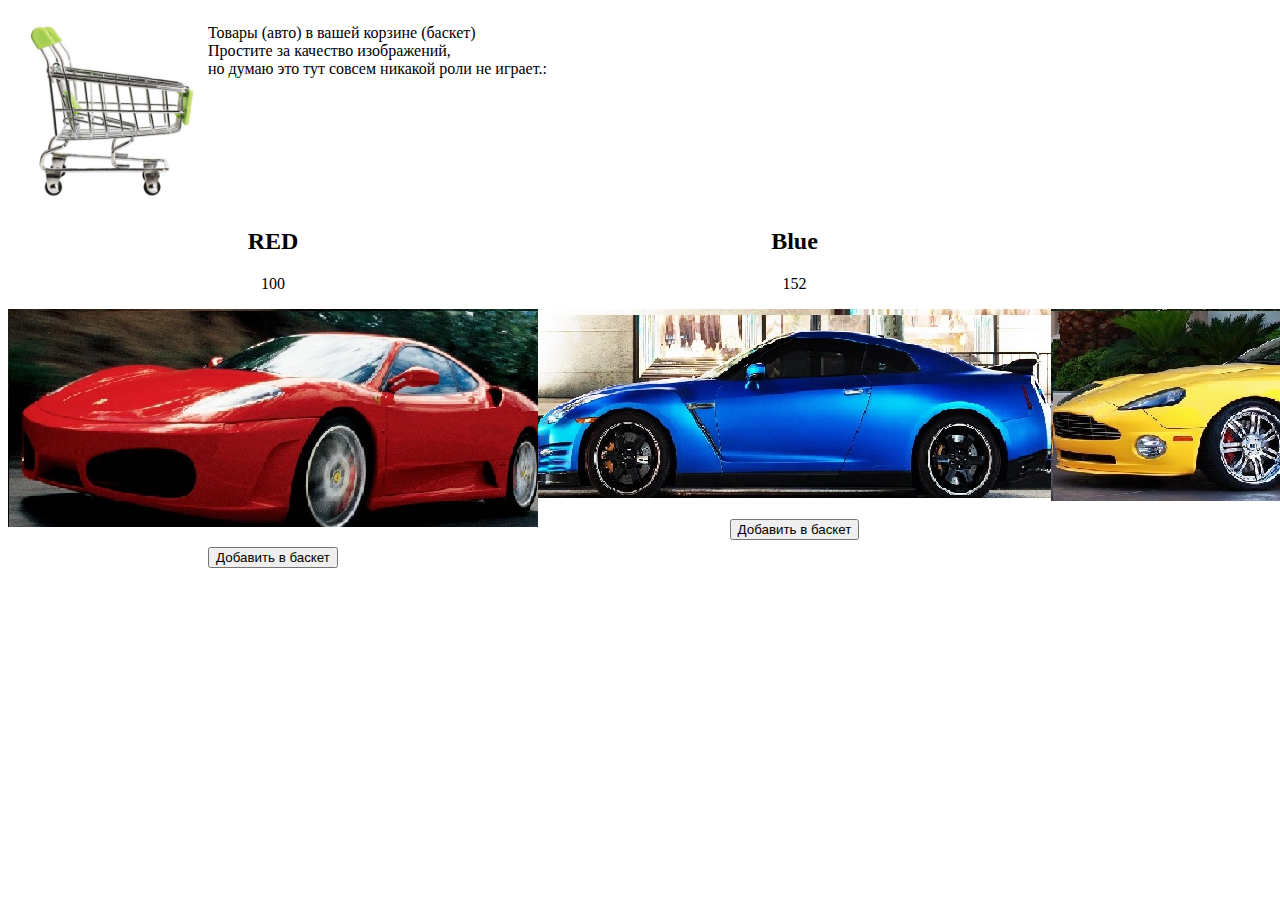
<file: Задание 6-2/index.html>
<!DOCTYPE html>
<html lang="en">

<head>
    <meta charset="UTF-8">
    <meta name="viewport" content="width=device-width, initial-scale=1.0">
    <meta http-equiv="X-UA-Compatible" content="ie=edge">
    <title>Task 6-2</title>
    <link rel="stylesheet" href="style/style.css">
</head>

<body>
    <div class="container">

        <div id="basket">
            <img src="img\basket.jpg">

            <p>Товары (авто) в вашей корзине (баскет)<br>Простите за качество изображений,<br> но думаю это тут совсем никакой роли не играет.:</p>
            
            <ol id="spis">
               
            </ol>
        </div>

        <div class="small">
            <div id="red">
                <h2> RED </h2>
                <p> 100 </p>
                <img src="img\small\red.jpg" alt="red">
                <button onclick="f(this.parentElement.id)">Добавить в баскет</button>
            </div>
            <div id="blue">
                <h2> Blue </h2>
                <p> 152 </p>
                <img src="img\small\blue.jpg" alt="blue" onclick="f(this.id)">
                <button onclick="f(this.parentElement.id)">Добавить в баскет</button>
            </div>
            <div id="yellow">
                <h2>Yellow</h2>
                <p> 125 </p>
                <img src="img\small\yellow.jpg" alt="yellow" onclick="f(this.id)">
                <button onclick="f(this.parentElement.id)">Добавить в баскет</button>
            </div>
        </div>


    </div>
    <script src="script.js"></script>

</body>

</html>
</file>
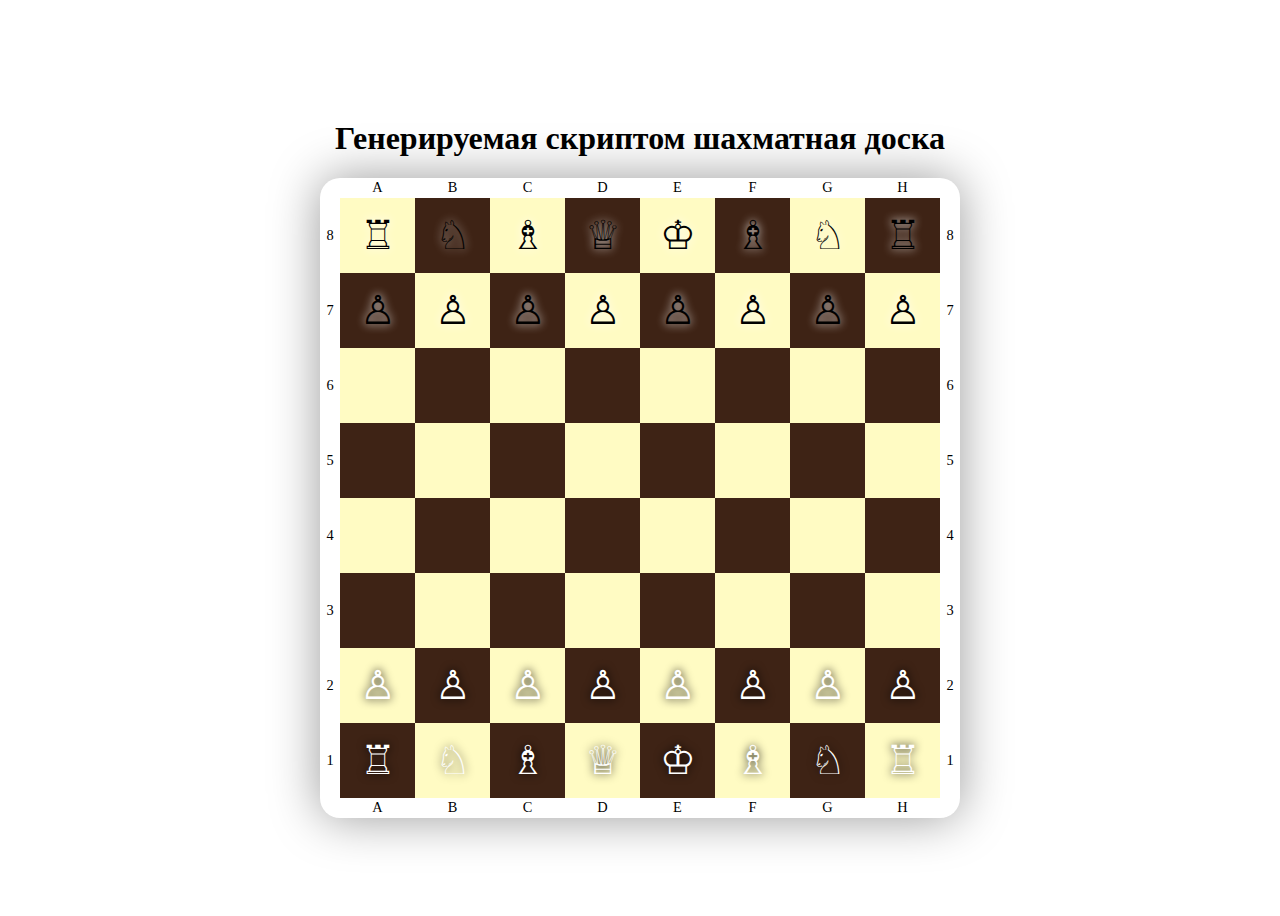
<file: js_lesson-5.html>
<!DOCTYPE html>
<html lang="en">
<head>
    <meta charset="UTF-8">
    <title>Лекция 5</title>

    <style>

        body{
            display: grid;
            grid-template-columns: 1fr;
            grid-template-rows: 100vh;
        }
        h1, p{
            text-align: center;
        }

        .container{
            align-self: center;
            justify-self: center;
        }

        .deckWrapper{
            width: 640px;
            height: 640px;
            background: #fff;
            box-shadow: rgba(0,0,0,0.4) 0 0 50px;
            border-radius: 20px;
            display: grid;
            grid-template-columns: 20px repeat(8, 1fr) 20px;
            grid-template-rows: 20px repeat(8, 1fr) 20px;
        }
        .deckWrapper__cell{
            font-size: 0.5em;
            display: grid;
        }
        .deckWrapper__cell_black{
            padding: 5px;
            background: #3e2315;
            color: #fff;
        }
        .deckWrapper__cell_white{
            padding: 5px;
            background: #fffbc3;
            color: #fff;
        }
        .deckWrapper__figure{
            font-size: 30pt;
            justify-self: center;
            align-self: center;
            text-shadow: #000 0 0 10px;
        }
        .deckWrapper__figure_black{
            font-size: 30pt;
            justify-self: center;
            align-self: center;
            color: #000;
            text-shadow: #fff 0 0 10px;
        }
        .deckWrapper__cell_index{
            justify-self: center;
            align-self: center;
            font-size: 0.9em;
        }

    </style>
</head>
<body>

<script>


    // Создали заголовок и параграф (ну и контейнер для шахматной доски)

    var container = document.createElement("div");
    container.className = "container";
    container.id = "container";
    container.innerHTML = "<h1>Генерируемая скриптом шахматная доска</h1>";

    document.body.appendChild(container); // выводим контейнер

    var deckWrapper = document.createElement("div");
    deckWrapper.className = "deckWrapper";
    deckWrapper.id = "deckWrapper";
    deckWrapper.innerHTML = "";
    container.appendChild(deckWrapper); // добавляем деку к контейнеру

    var i,j, deckWrapper__cell,letterName;
    for (i = 9; i >= 0; i--) { // стартуем цикл для строк (10 строк, 8 для клеток + 2 для надписей)

        for (j=0; j < 10; j++) { // стартуем цикл для ячеек (10 ячеек в каждой строке)

            deckWrapper__cell = document.createElement("div");
            deckWrapper__cell.className = "deckWrapper__cell";
            deckWrapper__cell.id = "" + i + j; // присваиваем индекс каждой созданной ячейке

            // deckWrapper__Cell.innerHTML = i + " " + j; // подписываем индекс к каждой ячейке

            if (j === 0 || j === 9 || i === 9 || i === 0) { // если мы НА полях, ТО

                // индексы клеток на полях не проставляем
                // но нужн проставить названия строк и столбцов

                if ((j === 0 || j === 9) && (i !== 0 && i !== 9)) {
                    deckWrapper__cell.className += " deckWrapper__cell_index";
                    deckWrapper__cell.innerHTML = " "+ i ;
                }
                else if ((i === 0 || i === 9) && (j !== 0 && j !== 9)) {

                    switch(j) {
                        case 1: letterName = "A";
                            break;
                        case 2: letterName = "B";
                            break;
                        case 3: letterName = "C";
                            break;
                        case 4: letterName = "D";
                            break;
                        case 5: letterName = "E";
                            break;
                        case 6: letterName = "F";
                            break;
                        case 7: letterName = "G";
                            break;
                        case 8: letterName = "H";
                            break;
                    }

                    deckWrapper__cell.className += " deckWrapper__cell_index";
                    deckWrapper__cell.innerHTML = " "+ letterName ; // подписываем имена в поля A, B, C, D, E, F

                }

            }
            else { // работаем по ячейкам




                if ((i+j)%2 === 0) { // определяем черные и белые ячейки
                    deckWrapper__cell.className += " deckWrapper__cell_black";
                }
                else {
                    deckWrapper__cell.className += " deckWrapper__cell_white";
                }

                // только для индексирования элементов, где i - название строки (номер), а j - название столбца (буква)
                // deckWrapper__cell.innerHTML = "i: " + i + ", j: " + j; // подписываем индекс к каждой ячейке


                if (i === 2) {
                    deckWrapper__cell.innerHTML = "<div class='deckWrapper__figure'>&#9817;</div>";
                }
                else if (i === 1) {
                    if (j === 1 || j === 8) {
                        deckWrapper__cell.innerHTML = "<div class='deckWrapper__figure'>&#9814;</div>";
                    }
                    else if (j === 2 || j === 7) {
                        deckWrapper__cell.innerHTML = "<div class='deckWrapper__figure'>&#9816;</div>";
                    }
                    else if (j === 3 || j === 6) {
                        deckWrapper__cell.innerHTML = "<div class='deckWrapper__figure'>&#9815;</div>";
                    }
                    else if (j === 4) {
                        deckWrapper__cell.innerHTML = "<div class='deckWrapper__figure'>&#9813;</div>";
                    }
                    else {
                        deckWrapper__cell.innerHTML = "<div class='deckWrapper__figure'>&#9812;</div>";
                    }
                }

                else if (i === 7) {
                    deckWrapper__cell.innerHTML = "<div class='deckWrapper__figure_black'>&#9817;</div>";
                }
                else if (i === 8) {
                    if (j === 1 || j === 8) {
                        deckWrapper__cell.innerHTML = "<div class='deckWrapper__figure_black'>&#9814;</div>";
                    }
                    else if (j === 2 || j === 7) {
                        deckWrapper__cell.innerHTML = "<div class='deckWrapper__figure_black'>&#9816;</div>";
                    }
                    else if (j === 3 || j === 6) {
                        deckWrapper__cell.innerHTML = "<div class='deckWrapper__figure_black'>&#9815;</div>";
                    }
                    else if (j === 4) {
                        deckWrapper__cell.innerHTML = "<div class='deckWrapper__figure_black'>&#9813;</div>";
                    }
                    else {
                        deckWrapper__cell.innerHTML = "<div class='deckWrapper__figure_black'>&#9812;</div>";
                    }
                }

            }

            deckWrapper.appendChild(deckWrapper__cell);
        }

    }
</script>



</body>
</html>
</file>
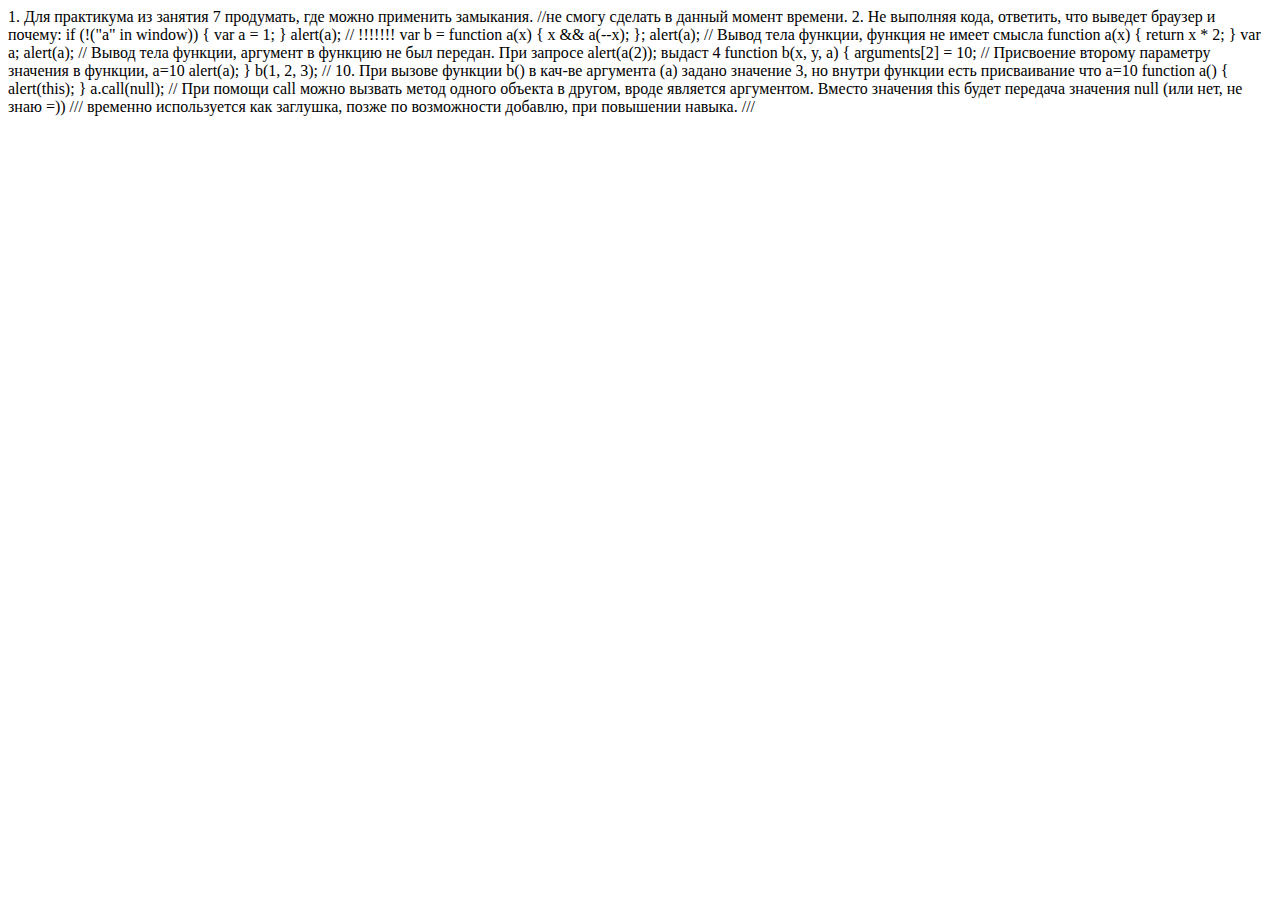
<file: lesson-8.html>
<!DOCTYPE html>
<html lang="en">
<head>
    <meta charset="UTF-8">
    <meta http-equiv="X-UA-Compatible" content="IE=edge">
    <meta name="viewport" content="width=device-width, initial-scale=1.0">
    <title>Document</title>
</head>
<body>
    1. Для практикума из занятия 7 продумать, где можно применить замыкания.  //не смогу сделать в данный момент времени.

    2. Не выполняя кода, ответить, что выведет браузер и почему:

    if (!("a" in window)) {
        var a = 1;
    }
    alert(a); // !!!!!!!

    var b = function a(x) {
        x && a(--x);
    };
    alert(a); // Вывод тела функции, функция не имеет смысла

    function a(x) {
        return x * 2;
    }
    var a;
    alert(a); // Вывод тела функции, аргумент в функцию не был передан. При запросе alert(a(2)); выдаст 4

    function b(x, y, a) {
        arguments[2] = 10; // Присвоение второму параметру значения в функции, a=10
        alert(a);
    }
    b(1, 2, 3); // 10. При вызове функции b() в кач-ве аргумента (a) задано значение 3, но внутри функции есть присваивание что a=10

    function a() {
        alert(this);
    }
    a.call(null); // При помощи call можно вызвать метод одного объекта в другом, вроде является аргументом. Вместо значения this будет передача значения null (или нет, не знаю =))

    /// временно используется как заглушка, позже по возможности добавлю, при повышении навыка. ///
</body>
</html>
</file>
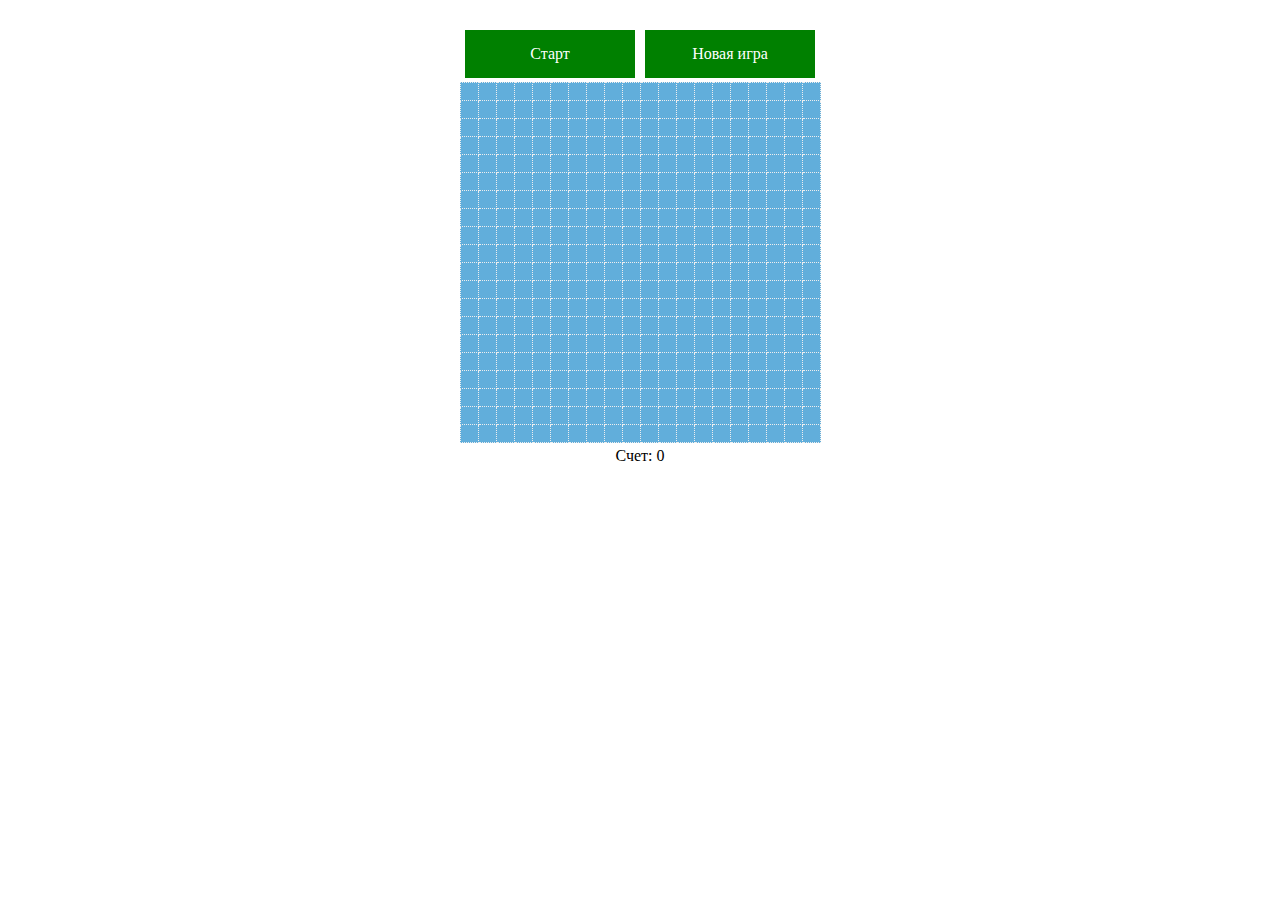
<file: Snake_VT.html>
<!DOCTYPE html>
<html lang="en">
<head> 
    <meta charset="UTF-8">
    <title>Snake</title>
    <link rel="stylesheet" href="Snake_VT.css">
    <script src="Snake_VT.js" defer></script>
</head>
<body>
<div class="wrap"> 
    <div class="buttons">
        <div class="snake-start">Старт</div>
        <div class="snake-renew">Новая игра</div>
    </div>
    <div id="snake-field"></div>
    <div class="score">
        <span class="score-text">Счет: </span><span class="score-point"></span>
    </div>
</div>
</body>
</html>
</file>
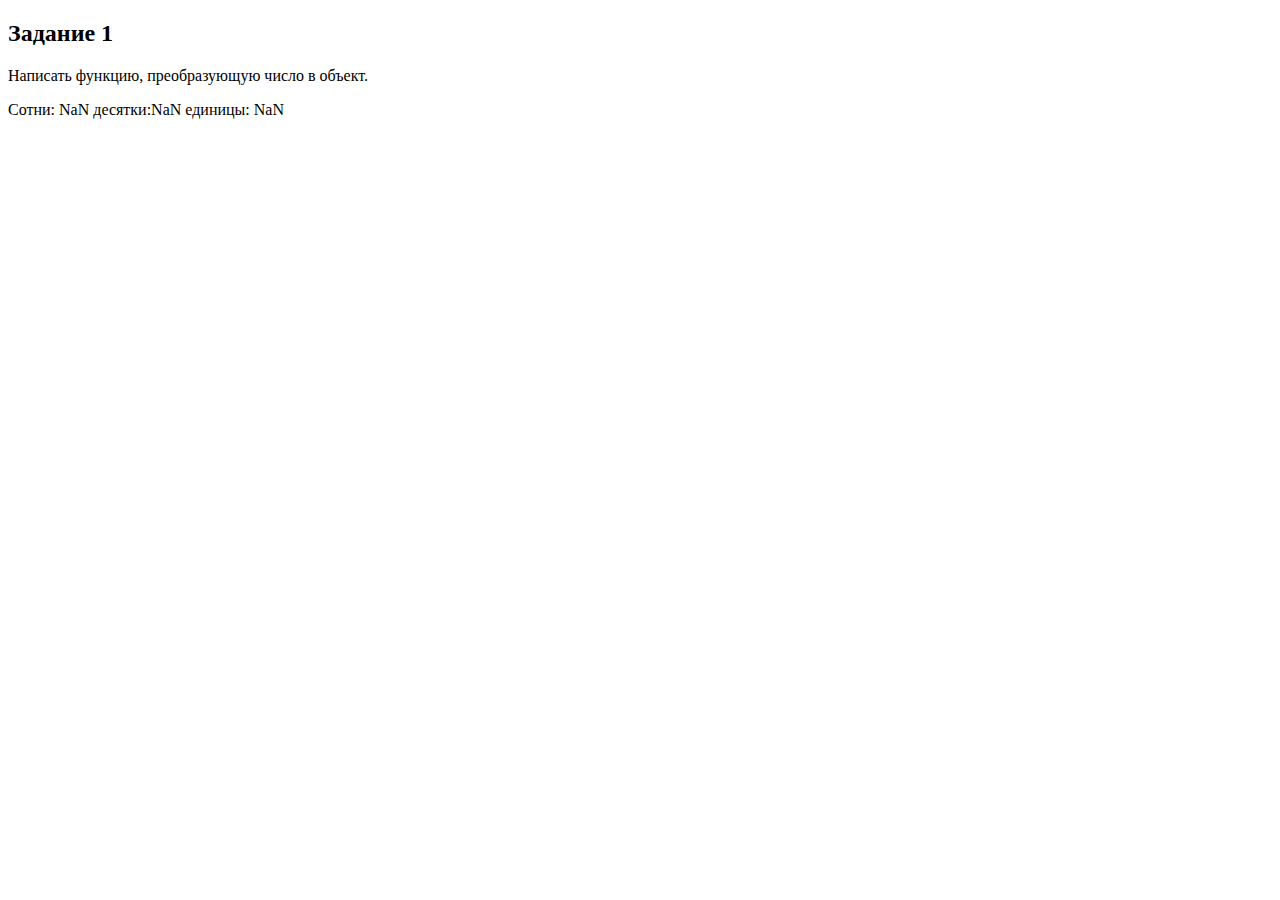
<file: task 4-1.html>
<!DOCTYPE html>
<html lang="ru">
<head>
    <meta charset="UTF-8">
    <meta name="viewport" content="width=device-width, initial-scale=1.0">
    <meta http-equiv="X-UA-Compatible" content="ie=edge">
    <title>task 1</title>
</head>
<body> 
    <h2>Задание 1</h2>
    <p> Написать функцию, преобразующую число в объект. </p>
    <script >
         var x = {
                hundreds:0,
                dozens:0,
                units:0
            };
        function numberToObject(number) {
            if (number>999) {
                console.log("число превышает 999, возвращаем пустой объект");
                
            }
            else {
                x.hundreds = parseInt(number/100);//123
                x.dozens = Math.floor((number%100)/10);//123
                x.units = number%10;//3
               
            }
            return x;
        }
        var a = parseInt(prompt("Ввведите число от 0 до 999"));
        console.log(numberToObject(a));
        document.write("Сотни: "+x.hundreds+" десятки:" +x.dozens+" единицы: "+x.units);
    </script>
</body>
</html>
</file>
<file: Задание 6-2/style/style.css>
.small{
    display: flex;
    justify-content: space-around;
    text-align: center;
}

img{
    display: block;
}


#basket img{
height: 200px;
}

#basket {
    display: flex;
    }


button{
    margin: 20px;
}
</file>
<file: Snake_VT.css>
#snake-field {
    display: inline-block;
}

.snake-renew,
.snake-start,
.snake-start-nonactive {
    width: 140px;
    padding: 15px;
    color: white;
    background-color: green;
    text-align: center;
    cursor: pointer;
    float: left;
}

.snake-start,
.snake-start-nonactive {
    margin-right: 10px;
}

.snake-start-nonactive {
    background-color: #deec1a;
}

.game-table {
    border-collapse: collapse;
    background-color: #61aedb;
}

td.game-table-cell {
    width: 15px;
    height: 15px;
    border: 1px dotted #eee;
}

.snake-unit {
    background-color: rgb(0, 0, 0);
}

.food-unit {
    background-color: rgb(0, 255, 157);
}

.problem-unit {
    background-color: rgb(255, 0, 0);
}

.buttons {
    display: inline-block;
}

.wrap {
    margin: 30px auto 0;
    text-align: center;
}
</file>
